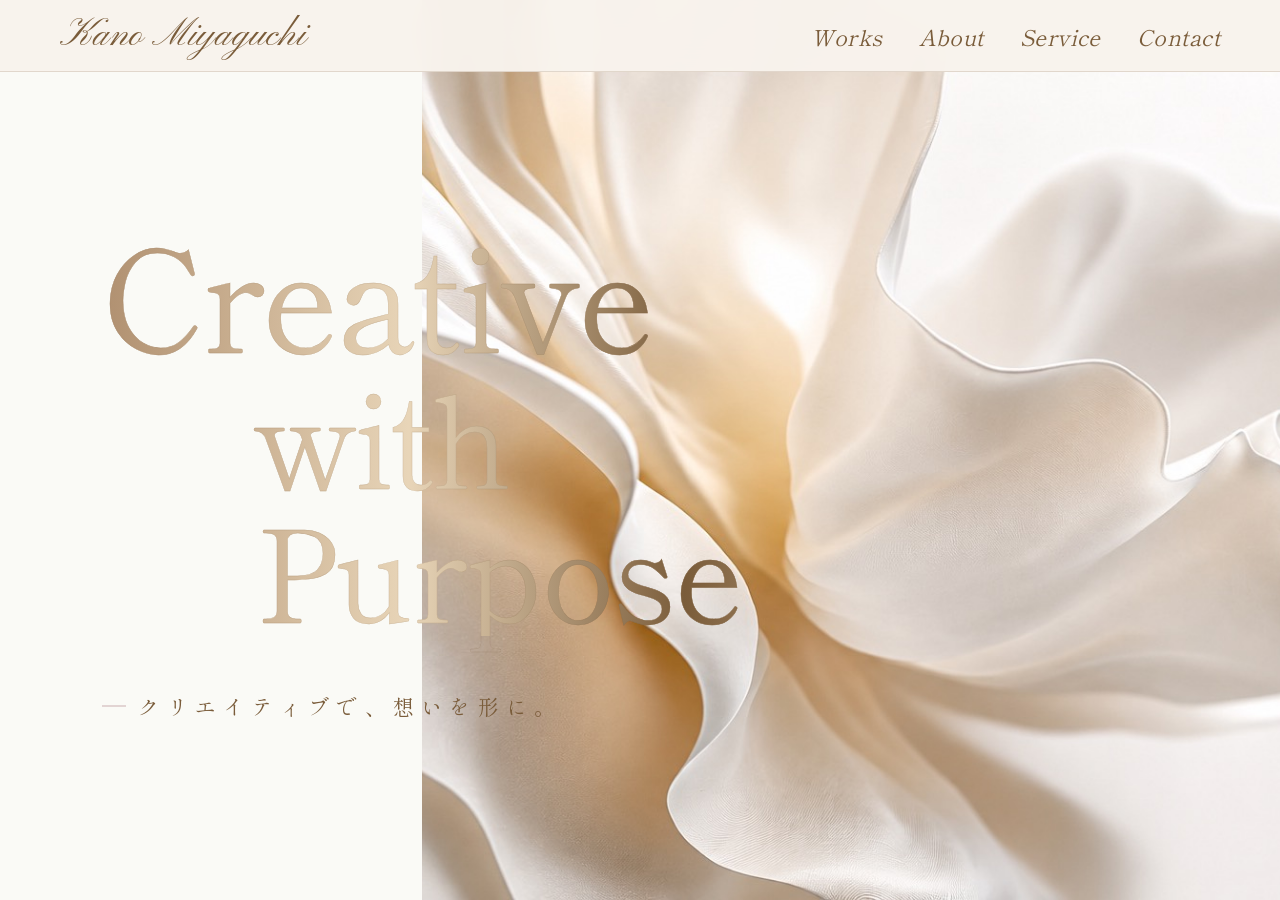
<file: index.html>
﻿<!DOCTYPE html>
<html lang="ja">
<head>
  <meta charset="UTF-8">
  <meta name="viewport" content="width=device-width, initial-scale=1.0">
  <title>Kano | Web Designer Portfolio</title>
  <link href="https://fonts.googleapis.com/css2?family=Cormorant+Garamond:ital,wght@0,400;1,400&family=Pinyon+Script&family=Shippori+Mincho:wght@400;500;600;700&family=Noto+Sans+JP:wght@300;400;500&display=swap" rel="stylesheet">
  <link rel="stylesheet" href="style.css?v=7">
</head>
<body>

  <header>
    <a href="index.html" class="logo">Kano Miyaguchi</a>
    <ul class="nav-links">
      <li><a href="works.html">Works</a></li>
      <li><a href="about.html">About</a></li>
      <li><a href="service.html">Service</a></li>
      <li><a href="contact.html">Contact</a></li>
    </ul>
    <button class="hamburger" id="hamburger" aria-label="メニュー">
      <span></span>
      <span></span>
      <span></span>
    </button>
  </header>
  <div class="mobile-nav" id="mobile-nav">
    <ul class="mobile-nav__list">
      <li><a href="works.html">Works</a></li>
      <li><a href="about.html">About</a></li>
      <li><a href="service.html">Service</a></li>
      <li><a href="contact.html">Contact</a></li>
    </ul>
  </div>

  <!-- HERO -->
  <section id="hero">
    <div class="hero-inner">
      <h1 class="hero-en hero-en--shimmer">
        <span class="hero-line">Creative</span>
        <span class="hero-line hero-line--in">with</span>
        <span class="hero-line hero-line--in">Purpose</span>
      </h1>
      <p class="hero-copy">クリエイティブで、想いを形に。</p>
    </div>
  </section>

  <script src="main.js"></script>
</body>
</html>
</file>
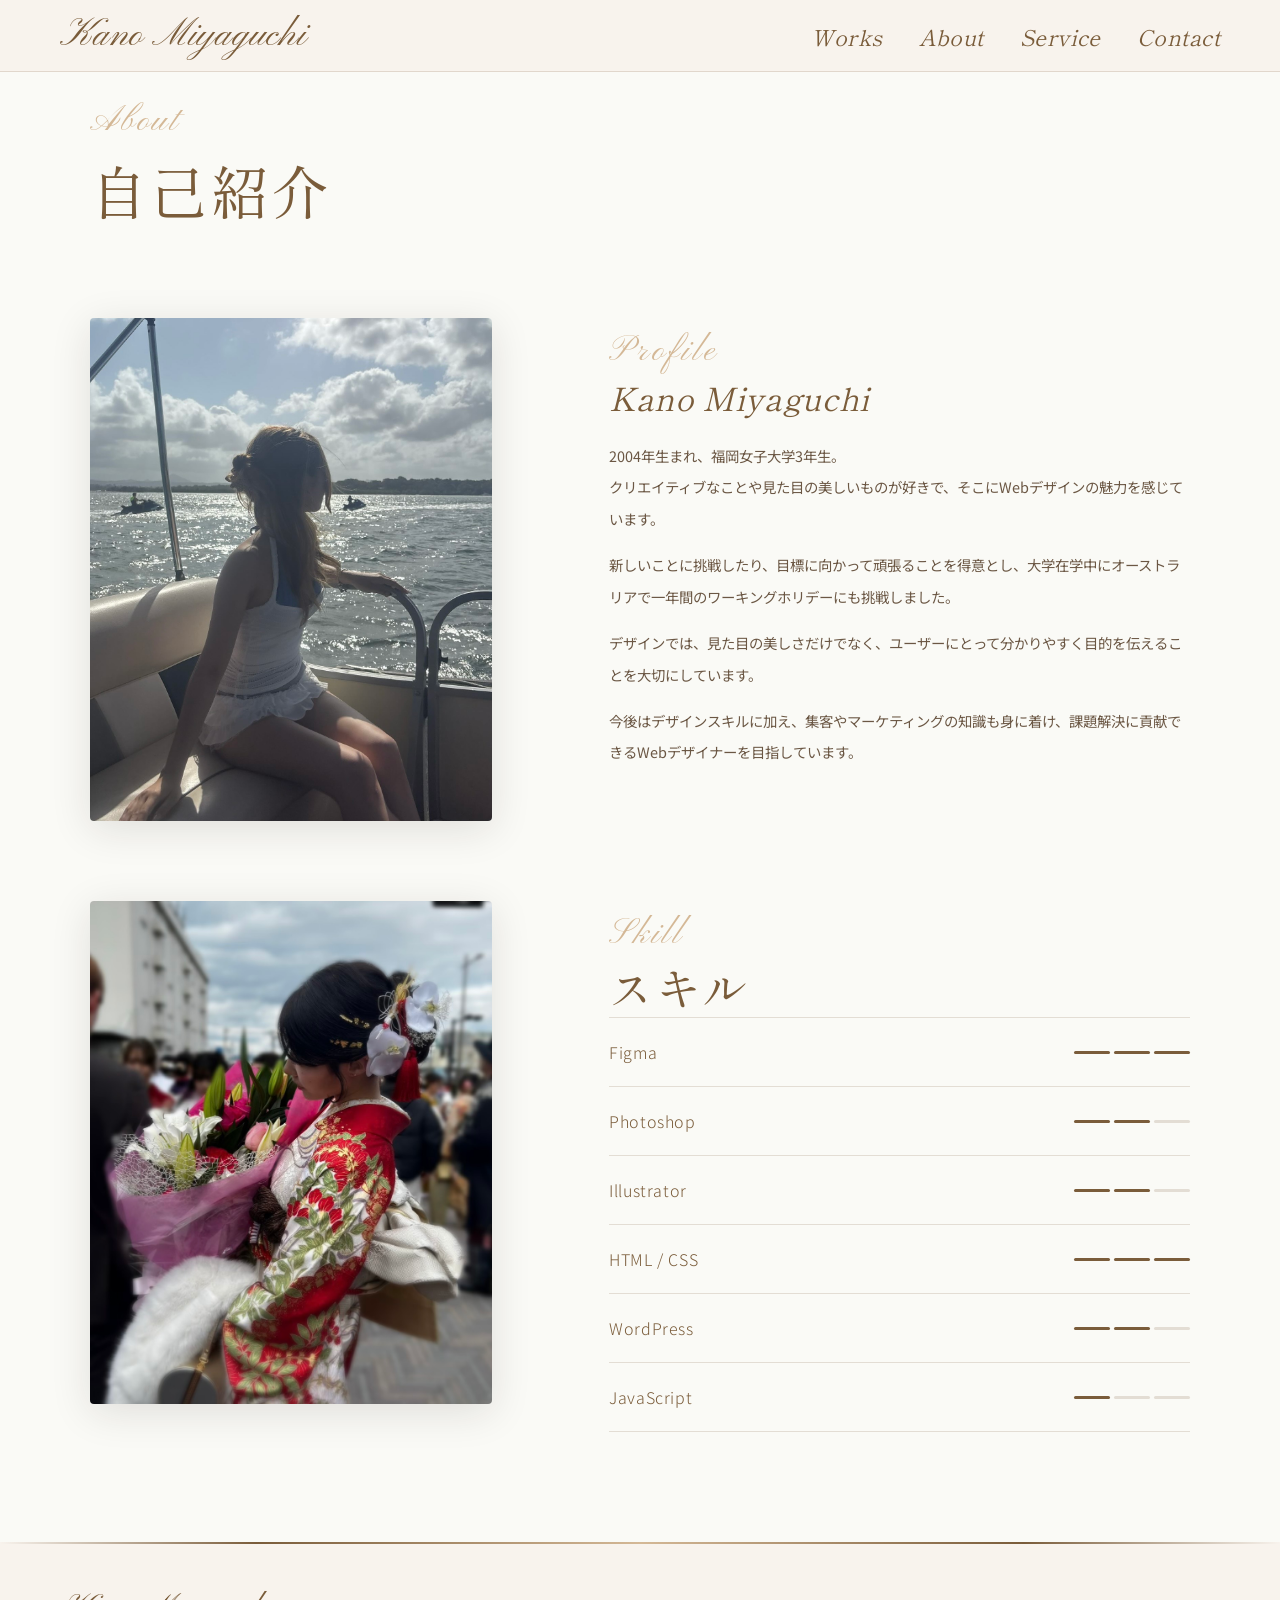
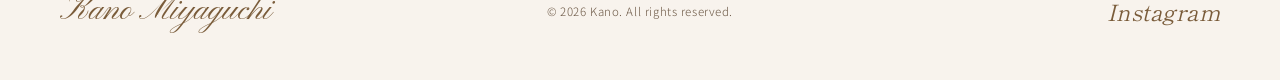
<file: about.html>
﻿<!DOCTYPE html>
<html lang="ja">
<head>
  <meta charset="UTF-8">
  <meta name="viewport" content="width=device-width, initial-scale=1.0">
  <title>About | Kano Portfolio</title>
  <link href="https://fonts.googleapis.com/css2?family=Cormorant+Garamond:ital,wght@0,400;1,400&family=Pinyon+Script&family=Shippori+Mincho:wght@400;500;600;700&family=Noto+Sans+JP:wght@300;400;500&display=swap" rel="stylesheet">
  <link rel="stylesheet" href="style.css?v=7">
</head>
<body>

  <header>
    <a href="index.html" class="logo">Kano Miyaguchi</a>
    <ul class="nav-links">
      <li><a href="works.html">Works</a></li>
      <li><a href="about.html">About</a></li>
      <li><a href="service.html">Service</a></li>
      <li><a href="contact.html">Contact</a></li>
    </ul>
    <button class="hamburger" id="hamburger" aria-label="メニュー">
      <span></span>
      <span></span>
      <span></span>
    </button>
  </header>
  <div class="mobile-nav" id="mobile-nav">
    <ul class="mobile-nav__list">
      <li><a href="works.html">Works</a></li>
      <li><a href="about.html">About</a></li>
      <li><a href="service.html">Service</a></li>
      <li><a href="contact.html">Contact</a></li>
    </ul>
  </div>
  <div class="page-hero">
    <div class="container">
      <p class="sec-label">About</p>
      <h1 class="sec-title">自己紹介</h1>
    </div>
  </div>

  <section id="about">
    <div class="container">

      <!-- Row 1: about1.jpg + bio -->
      <div class="about-row">
        <div class="about-row__img">
          <img src="img/about1.jpg" alt="" class="about-img-single">
        </div>
        <div class="about-row__content">
          <p class="sec-label">Profile</p>
          <h2 class="about-name">Kano Miyaguchi</h2>
          <p class="about-bio">
            2004年生まれ、福岡女子大学3年生。<br>
            クリエイティブなことや見た目の美しいものが好きで、そこにWebデザインの魅力を感じています。<br><span style="display:block;height:1em"></span>
            新しいことに挑戦したり、目標に向かって頑張ることを得意とし、大学在学中にオーストラリアで一年間のワーキングホリデーにも挑戦しました。<br><span style="display:block;height:1em"></span>
            デザインでは、見た目の美しさだけでなく、ユーザーにとって分かりやすく目的を伝えることを大切にしています。<br><span style="display:block;height:1em"></span>
            今後はデザインスキルに加え、集客やマーケティングの知識も身に着け、課題解決に貢献できるWebデザイナーを目指しています。
          </p>
        </div>
      </div>

      <!-- Row 2: about2.jpg + skill -->
      <div class="about-row">
        <div class="about-row__img">
          <img src="img/about2.jpg" alt="" class="about-img-single">
        </div>
        <div class="about-row__content">
          <p class="sec-label">Skill</p>
          <h2 class="sec-title">スキル</h2>
          <ul class="skill-list">
            <li><span class="skill-name-text">Figma</span><div class="skill-segs"><span class="seg seg--on"></span><span class="seg seg--on"></span><span class="seg seg--on"></span></div></li>
            <li><span class="skill-name-text">Photoshop</span><div class="skill-segs"><span class="seg seg--on"></span><span class="seg seg--on"></span><span class="seg"></span></div></li>
            <li><span class="skill-name-text">Illustrator</span><div class="skill-segs"><span class="seg seg--on"></span><span class="seg seg--on"></span><span class="seg"></span></div></li>
            <li><span class="skill-name-text">HTML / CSS</span><div class="skill-segs"><span class="seg seg--on"></span><span class="seg seg--on"></span><span class="seg seg--on"></span></div></li>
            <li><span class="skill-name-text">WordPress</span><div class="skill-segs"><span class="seg seg--on"></span><span class="seg seg--on"></span><span class="seg"></span></div></li>
            <li><span class="skill-name-text">JavaScript</span><div class="skill-segs"><span class="seg seg--on"></span><span class="seg"></span><span class="seg"></span></div></li>
          </ul>
        </div>
      </div>

    </div>
  </section>

  <footer>
    <a href="index.html" class="footer-logo">Kano Miyaguchi</a>
    <span class="footer-copy">© 2026 Kano. All rights reserved.</span>
    <div class="footer-links">
      <a href="https://www.instagram.com/kano.webdesign" target="_blank" rel="noopener">Instagram</a>
    </div>
  </footer>

  <script src="main.js"></script>
</body>
</html>
</file>
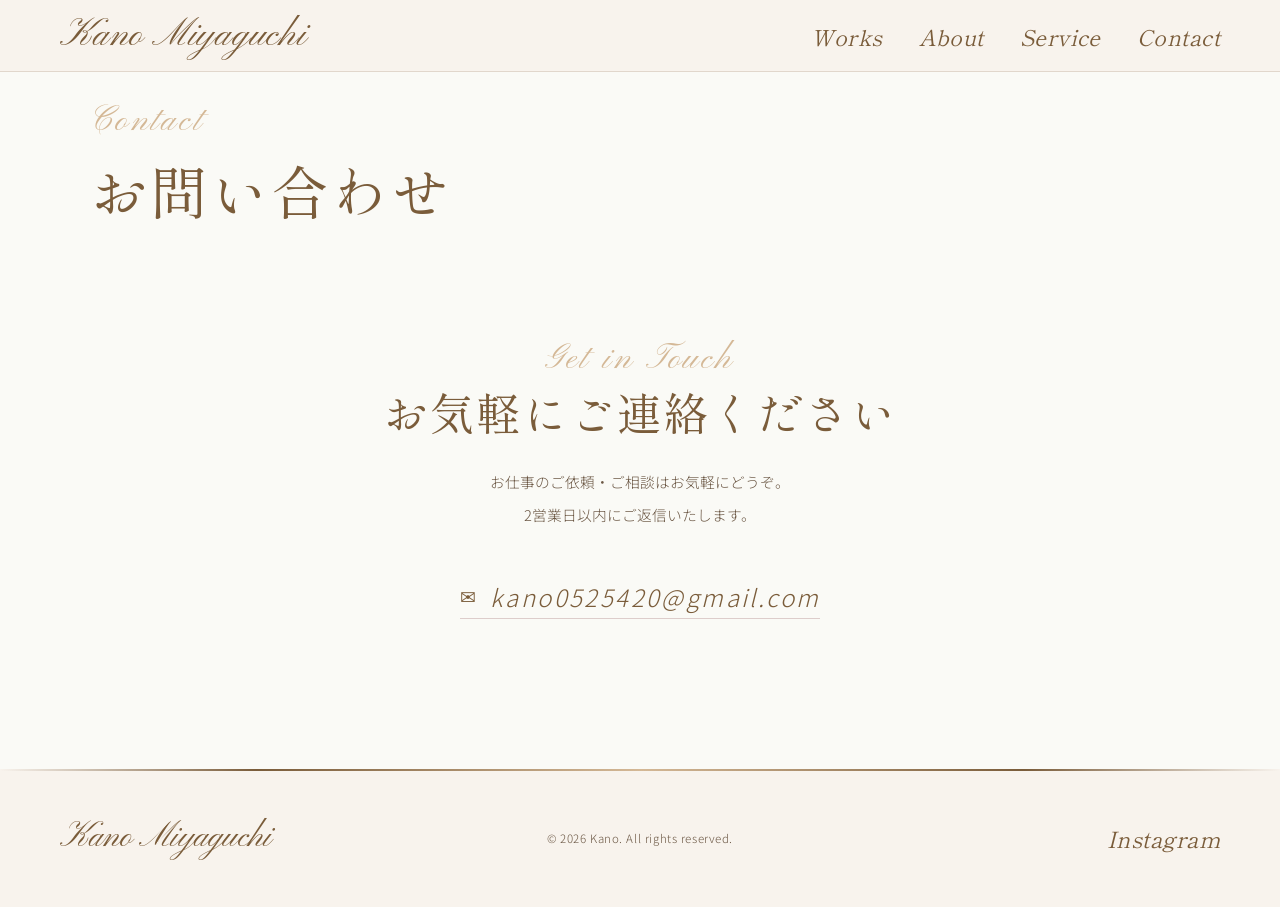
<file: contact.html>
﻿<!DOCTYPE html>
<html lang="ja">
<head>
  <meta charset="UTF-8">
  <meta name="viewport" content="width=device-width, initial-scale=1.0">
  <title>Contact | Kano Portfolio</title>
  <link href="https://fonts.googleapis.com/css2?family=Cormorant+Garamond:ital,wght@0,400;1,400&family=Pinyon+Script&family=Shippori+Mincho:wght@400;500;600;700&family=Noto+Sans+JP:wght@300;400;500&display=swap" rel="stylesheet">
  <link rel="stylesheet" href="style.css?v=7">
</head>
<body>

  <header>
    <a href="index.html" class="logo">Kano Miyaguchi</a>
    <ul class="nav-links">
      <li><a href="works.html">Works</a></li>
      <li><a href="about.html">About</a></li>
      <li><a href="service.html">Service</a></li>
      <li><a href="contact.html">Contact</a></li>
    </ul>
    <button class="hamburger" id="hamburger" aria-label="メニュー">
      <span></span>
      <span></span>
      <span></span>
    </button>
  </header>
  <div class="mobile-nav" id="mobile-nav">
    <ul class="mobile-nav__list">
      <li><a href="works.html">Works</a></li>
      <li><a href="about.html">About</a></li>
      <li><a href="service.html">Service</a></li>
      <li><a href="contact.html">Contact</a></li>
    </ul>
  </div>
  <div class="page-hero">
    <div class="container">
      <p class="sec-label">Contact</p>
      <h1 class="sec-title">お問い合わせ</h1>
    </div>
  </div>

  <section id="contact">
    <div class="container">
      <div class="contact-email-wrap">
        <p class="sec-label">Get in Touch</p>
        <h2 class="sec-title">お気軽にご連絡ください</h2>
        <p class="contact-lead">
          お仕事のご依頼・ご相談はお気軽にどうぞ。<br>
          2営業日以内にご返信いたします。
        </p>
        <a href="mailto:kano0525420@gmail.com" class="contact-email-link">
          <span class="contact-email-icon">✉</span>
          kano0525420@gmail.com
        </a>
      </div>
    </div>
  </section>

  <footer>
    <a href="index.html" class="footer-logo">Kano Miyaguchi</a>
    <span class="footer-copy">© 2026 Kano. All rights reserved.</span>
    <div class="footer-links">
      <a href="https://www.instagram.com/kano.webdesign" target="_blank" rel="noopener">Instagram</a>
    </div>
  </footer>

  <script src="main.js"></script>
</body>
</html>
</file>
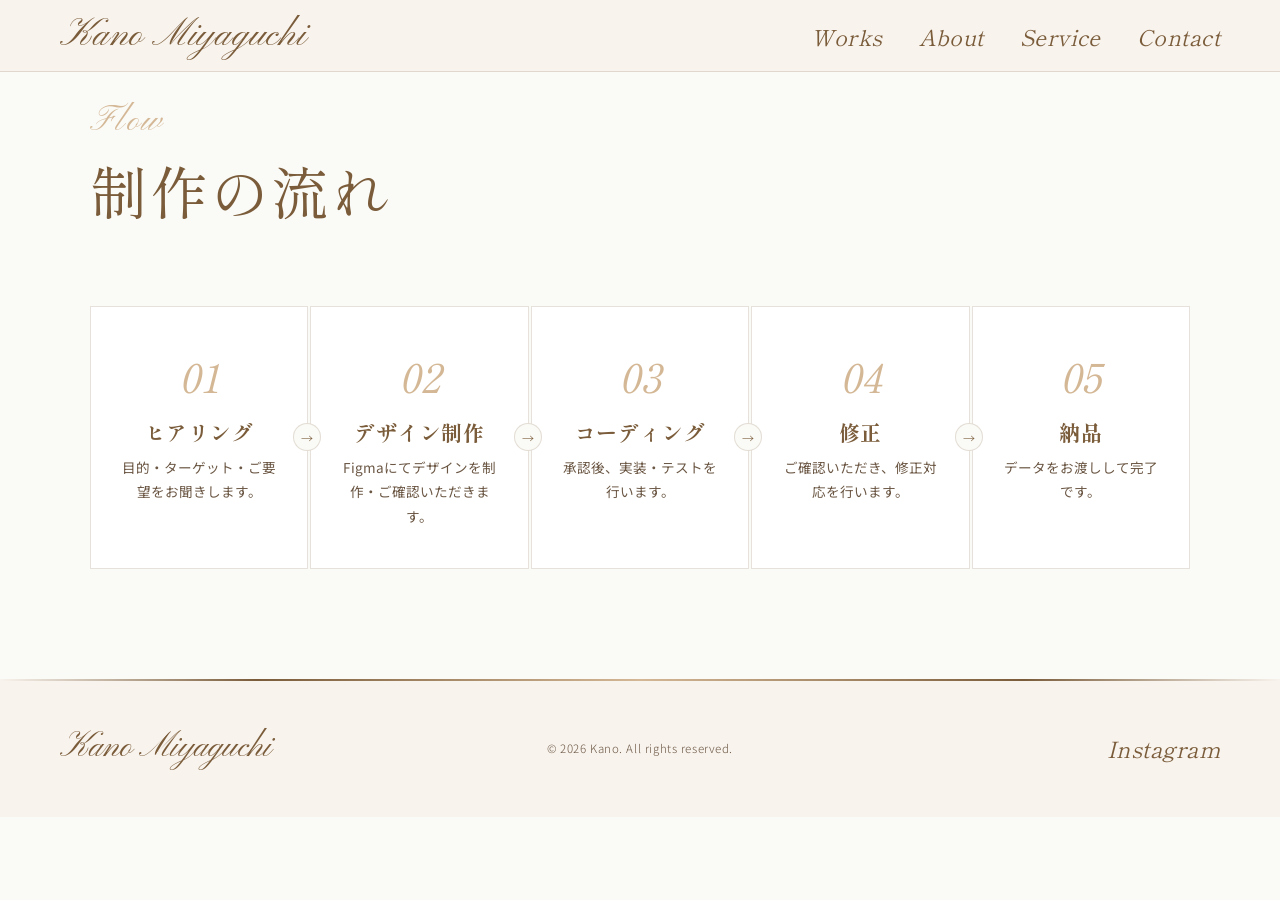
<file: flow.html>
﻿<!DOCTYPE html>
<html lang="ja">
<head>
  <meta charset="UTF-8">
  <meta name="viewport" content="width=device-width, initial-scale=1.0">
  <title>Flow | Kano Portfolio</title>
  <link href="https://fonts.googleapis.com/css2?family=Cormorant+Garamond:ital,wght@0,400;1,400&family=Pinyon+Script&family=Shippori+Mincho:wght@400;500;600;700&family=Noto+Sans+JP:wght@300;400;500&display=swap" rel="stylesheet">
  <link rel="stylesheet" href="style.css?v=7">
</head>
<body>

  <header>
    <a href="index.html" class="logo">Kano Miyaguchi</a>
    <ul class="nav-links">
      <li><a href="works.html">Works</a></li>
      <li><a href="about.html">About</a></li>
      <li><a href="service.html">Service</a></li>
      <li><a href="contact.html">Contact</a></li>
    </ul>
    <button class="hamburger" id="hamburger" aria-label="メニュー">
      <span></span>
      <span></span>
      <span></span>
    </button>
  </header>
  <div class="mobile-nav" id="mobile-nav">
    <ul class="mobile-nav__list">
      <li><a href="works.html">Works</a></li>
      <li><a href="about.html">About</a></li>
      <li><a href="service.html">Service</a></li>
      <li><a href="contact.html">Contact</a></li>
    </ul>
  </div>
  <div class="page-hero">
    <div class="container">
      <p class="sec-label">Flow</p>
      <h1 class="sec-title">制作の流れ</h1>
    </div>
  </div>

  <section id="flow">
    <div class="container">
      <div class="flow-row">
        <div class="flow-step">
          <div class="flow-arrow">→</div>
          <div class="flow-num">01</div>
          <div class="flow-title">ヒアリング</div>
          <div class="flow-desc">目的・ターゲット・ご要望をお聞きします。</div>
        </div>
        <div class="flow-step">
          <div class="flow-arrow">→</div>
          <div class="flow-num">02</div>
          <div class="flow-title">デザイン制作</div>
          <div class="flow-desc">Figmaにてデザインを制作・ご確認いただきます。</div>
        </div>
        <div class="flow-step">
          <div class="flow-arrow">→</div>
          <div class="flow-num">03</div>
          <div class="flow-title">コーディング</div>
          <div class="flow-desc">承認後、実装・テストを行います。</div>
        </div>
        <div class="flow-step">
          <div class="flow-arrow">→</div>
          <div class="flow-num">04</div>
          <div class="flow-title">修正</div>
          <div class="flow-desc">ご確認いただき、修正対応を行います。</div>
        </div>
        <div class="flow-step">
          <div class="flow-num">05</div>
          <div class="flow-title">納品</div>
          <div class="flow-desc">データをお渡しして完了です。</div>
        </div>
      </div>
    </div>
  </section>

  <footer>
    <a href="index.html" class="footer-logo">Kano Miyaguchi</a>
    <span class="footer-copy">© 2026 Kano. All rights reserved.</span>
    <div class="footer-links">
      <a href="https://www.instagram.com/kano.webdesign" target="_blank" rel="noopener">Instagram</a>
    </div>
  </footer>

  <script src="main.js"></script>
</body>
</html>
</file>
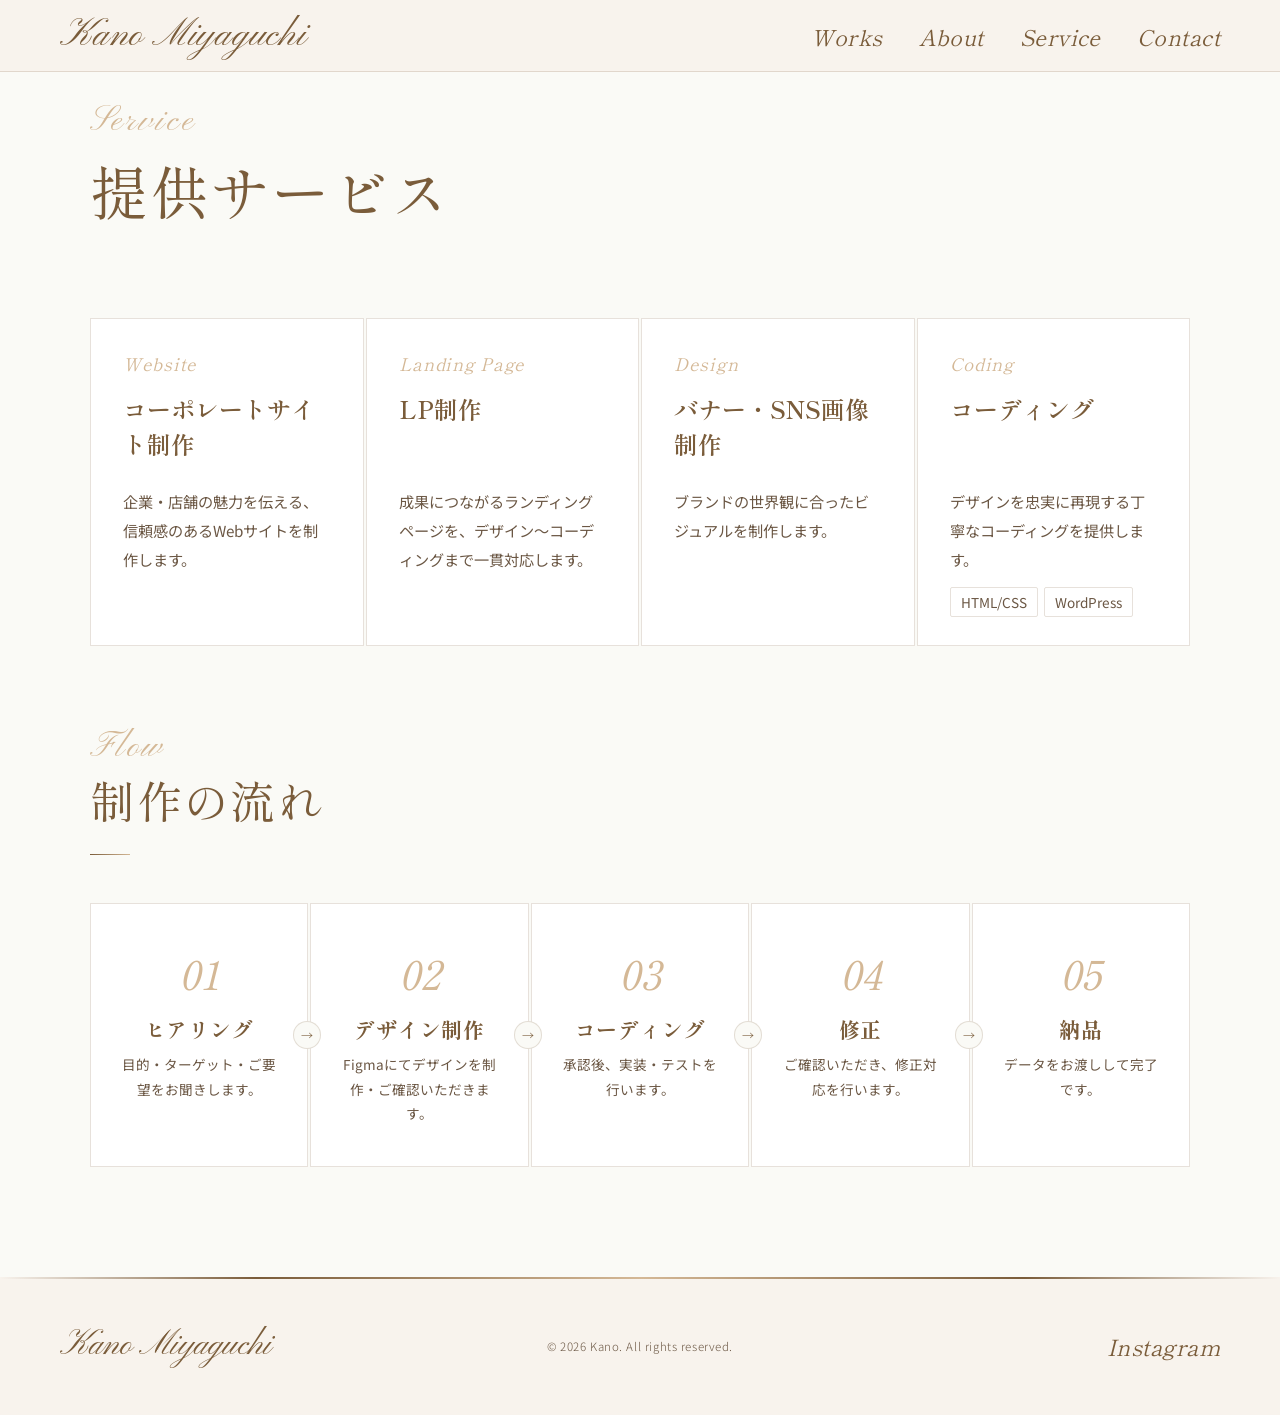
<file: service.html>
﻿<!DOCTYPE html>
<html lang="ja">
<head>
  <meta charset="UTF-8">
  <meta name="viewport" content="width=device-width, initial-scale=1.0">
  <title>Service | Kano Portfolio</title>
  <link href="https://fonts.googleapis.com/css2?family=Cormorant+Garamond:ital,wght@0,400;1,400&family=Pinyon+Script&family=Shippori+Mincho:wght@400;500;600;700&family=Noto+Sans+JP:wght@300;400;500&display=swap" rel="stylesheet">
  <link rel="stylesheet" href="style.css?v=7">
</head>
<body>

  <header>
    <a href="index.html" class="logo">Kano Miyaguchi</a>
    <ul class="nav-links">
      <li><a href="works.html">Works</a></li>
      <li><a href="about.html">About</a></li>
      <li><a href="service.html">Service</a></li>
      <li><a href="contact.html">Contact</a></li>
    </ul>
    <button class="hamburger" id="hamburger" aria-label="メニュー">
      <span></span>
      <span></span>
      <span></span>
    </button>
  </header>
  <div class="mobile-nav" id="mobile-nav">
    <ul class="mobile-nav__list">
      <li><a href="works.html">Works</a></li>
      <li><a href="about.html">About</a></li>
      <li><a href="service.html">Service</a></li>
      <li><a href="contact.html">Contact</a></li>
    </ul>
  </div>
  <div class="page-hero">
    <div class="container">
      <p class="sec-label">Service</p>
      <h1 class="sec-title">提供サービス</h1>
    </div>
  </div>

  <!-- SERVICE -->
  <section id="service">
    <div class="container">
      <div class="service-grid">
        <div class="service-card">
          <p class="service-en">Website</p>
          <h3 class="service-name">コーポレートサイト制作</h3>
          <p class="service-desc">企業・店舗の魅力を伝える、信頼感のあるWebサイトを制作します。</p>
          <div class="service-tags">
          </div>
        </div>
        <div class="service-card">
          <p class="service-en">Landing Page</p>
          <h3 class="service-name">LP制作</h3>
          <p class="service-desc">成果につながるランディングページを、デザイン〜コーディングまで一貫対応します。</p>
          <div class="service-tags">
          </div>
        </div>
        <div class="service-card">
          <p class="service-en">Design</p>
          <h3 class="service-name">バナー・SNS画像制作</h3>
          <p class="service-desc">ブランドの世界観に合ったビジュアルを制作します。</p>
          <div class="service-tags">

          </div>
        </div>
        <div class="service-card">
          <p class="service-en">Coding</p>
          <h3 class="service-name">コーディング</h3>
          <p class="service-desc">デザインを忠実に再現する丁寧なコーディングを提供します。</p>
          <div class="service-tags">
            <span class="stag">HTML/CSS</span>
            <span class="stag">WordPress</span>
          </div>
        </div>
      </div>
    </div>
  </section>

  <!-- FLOW -->
  <section id="flow">
    <div class="container">
      <p class="sec-label">Flow</p>
      <h2 class="sec-title">制作の流れ</h2>
      <div class="divider"></div>
      <div class="flow-row">
        <div class="flow-step">
          <div class="flow-arrow">→</div>
          <div class="flow-num">01</div>
          <div class="flow-title">ヒアリング</div>
          <div class="flow-desc">目的・ターゲット・ご要望をお聞きします。</div>
        </div>
        <div class="flow-step">
          <div class="flow-arrow">→</div>
          <div class="flow-num">02</div>
          <div class="flow-title">デザイン制作</div>
          <div class="flow-desc">Figmaにてデザインを制作・ご確認いただきます。</div>
        </div>
        <div class="flow-step">
          <div class="flow-arrow">→</div>
          <div class="flow-num">03</div>
          <div class="flow-title">コーディング</div>
          <div class="flow-desc">承認後、実装・テストを行います。</div>
        </div>
        <div class="flow-step">
          <div class="flow-arrow">→</div>
          <div class="flow-num">04</div>
          <div class="flow-title">修正</div>
          <div class="flow-desc">ご確認いただき、修正対応を行います。</div>
        </div>
        <div class="flow-step">
          <div class="flow-num">05</div>
          <div class="flow-title">納品</div>
          <div class="flow-desc">データをお渡しして完了です。</div>
        </div>
      </div>
    </div>
  </section>

  <footer>
    <a href="index.html" class="footer-logo">Kano Miyaguchi</a>
    <span class="footer-copy">© 2026 Kano. All rights reserved.</span>
    <div class="footer-links">
      <a href="https://www.instagram.com/kano.webdesign" target="_blank" rel="noopener">Instagram</a>
    </div>
  </footer>

  <script src="main.js"></script>
</body>
</html>
</file>
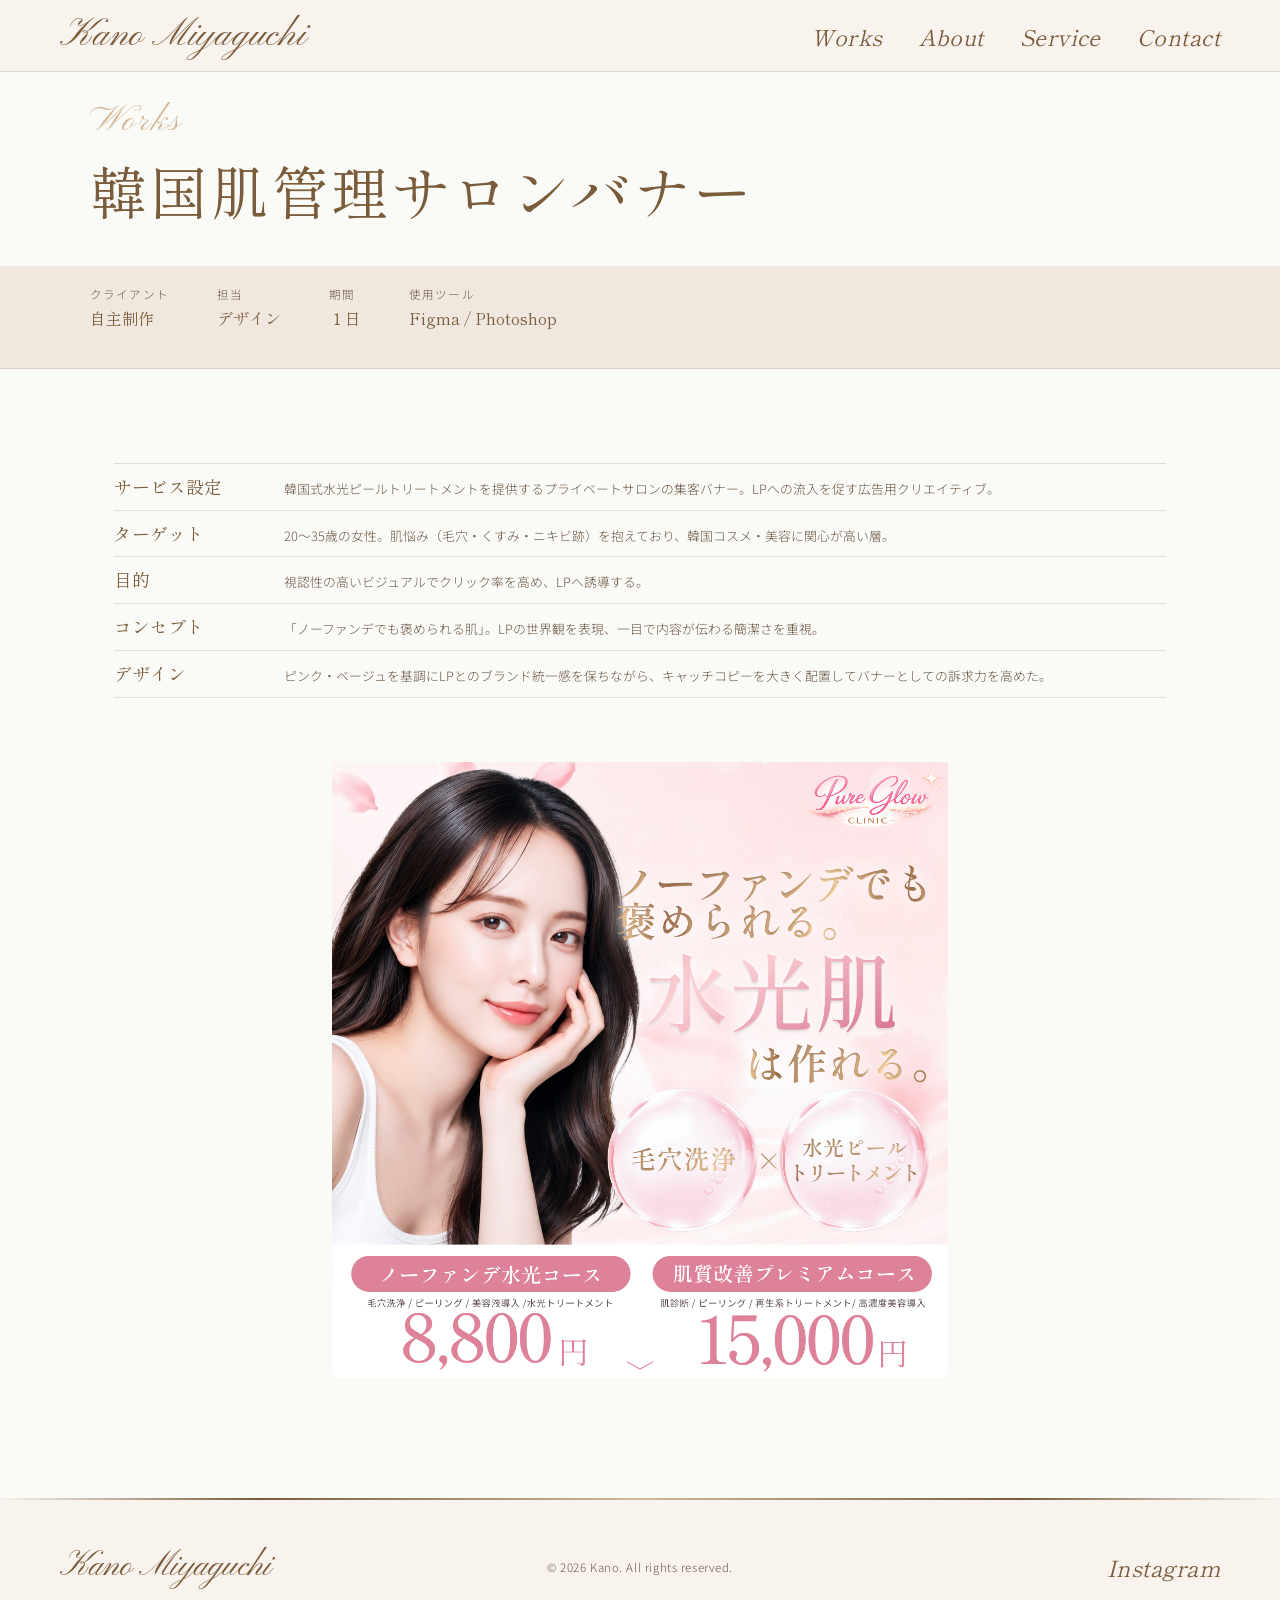
<file: work2.html>
﻿<!DOCTYPE html>
<html lang="ja">
  <head>
    <meta charset="UTF-8">
    <meta name="viewport" content="width=device-width, initial-scale=1.0">
    <title>韓国肌管理サロンバナー | Kano Portfolio</title>
    <link href="https://fonts.googleapis.com/css2?family=Cormorant+Garamond:ital,wght@0,400;1,400&family=Pinyon+Script&family=Shippori+Mincho:wght@400;500;600;700&family=Noto+Sans+JP:wght@300;400;500&display=swap" rel="stylesheet">
    <link rel="stylesheet" href="style.css?v=7">
  </head>
  <body>
    <header>
    <a href="index.html" class="logo">Kano Miyaguchi</a>
    <ul class="nav-links">
      <li><a href="works.html">Works</a></li>
      <li><a href="about.html">About</a></li>
      <li><a href="service.html">Service</a></li>
      <li><a href="contact.html">Contact</a></li>
    </ul>
    <button class="hamburger" id="hamburger" aria-label="メニュー">
      <span></span>
      <span></span>
      <span></span>
    </button>
  </header>
  <div class="mobile-nav" id="mobile-nav">
    <ul class="mobile-nav__list">
      <li><a href="works.html">Works</a></li>
      <li><a href="about.html">About</a></li>
      <li><a href="service.html">Service</a></li>
      <li><a href="contact.html">Contact</a></li>
    </ul>
  </div>
  <div class="page-hero">
    <div class="container">
      <p class="sec-label">Works</p>
      <h1 class="sec-title">韓国肌管理サロンバナー</h1>
    </div>
  </div>
  <div class="work-meta-bar">
    <div class="container">
      <div class="work-meta-bar__inner">
        <div class="wmb-item">
          <span class="wmb-label">クライアント</span>
          <span class="wmb-value">自主制作</span>
        </div>
        <div class="wmb-item">
          <span class="wmb-label">担当</span>
          <span class="wmb-value">デザイン</span>
        </div>
        <div class="wmb-item">
          <span class="wmb-label">期間</span>
          <span class="wmb-value">１日</span>
        </div>
        <div class="wmb-item">
          <span class="wmb-label">使用ツール</span>
          <span class="wmb-value">Figma / Photoshop</span>
        </div>
      </div>
    </div>
  </div>
  <section id="work-detail">
      <div class="container">
        <ul class="work-process__list">
          <li>
          <span class="wp-label">サービス設定</span>
          <span class="wp-desc">韓国式水光ピールトリートメントを提供するプライベートサロンの集客バナー。LPへの流入を促す広告用クリエイティブ。</span>
          </li>
          <li>
          <span class="wp-label">ターゲット</span>
          <span class="wp-desc">20〜35歳の女性。肌悩み（毛穴・くすみ・ニキビ跡）を抱えており、韓国コスメ・美容に関心が高い層。</span>
          </li>
          <li>
          <span class="wp-label">目的</span>
          <span class="wp-desc">視認性の高いビジュアルでクリック率を高め、LPへ誘導する。</span>
          </li>
          <li>
          <span class="wp-label">コンセプト</span>
          <span class="wp-desc">「ノーファンデでも褒められる肌」。LPの世界観を表現、一目で内容が伝わる簡潔さを重視。</span>
          </li>
          <li>
          <span class="wp-label">デザイン</span>
          <span class="wp-desc">ピンク・ベージュを基調にLPとのブランド統一感を保ちながら、キャッチコピーを大きく配置してバナーとしての訴求力を高めた。</span>
          </li>
        </ul>
        <img src="img/pureglow.banner.jpg" alt="韓国肌管理サロンバナー" class="work-detail-img" style="width:56%; margin-left:auto; margin-right:auto;">
      </div>
    </section>
    <footer>
      <a href="index.html" class="footer-logo">Kano Miyaguchi</a>
      <span class="footer-copy">© 2026 Kano. All rights reserved.</span>
      <div class="footer-links">
        <a href="https://www.instagram.com/kano.webdesign" target="_blank" rel="noopener">Instagram</a>
      </div>
    </footer>
    <script src="main.js"></script>
</body>
</html>
</file>
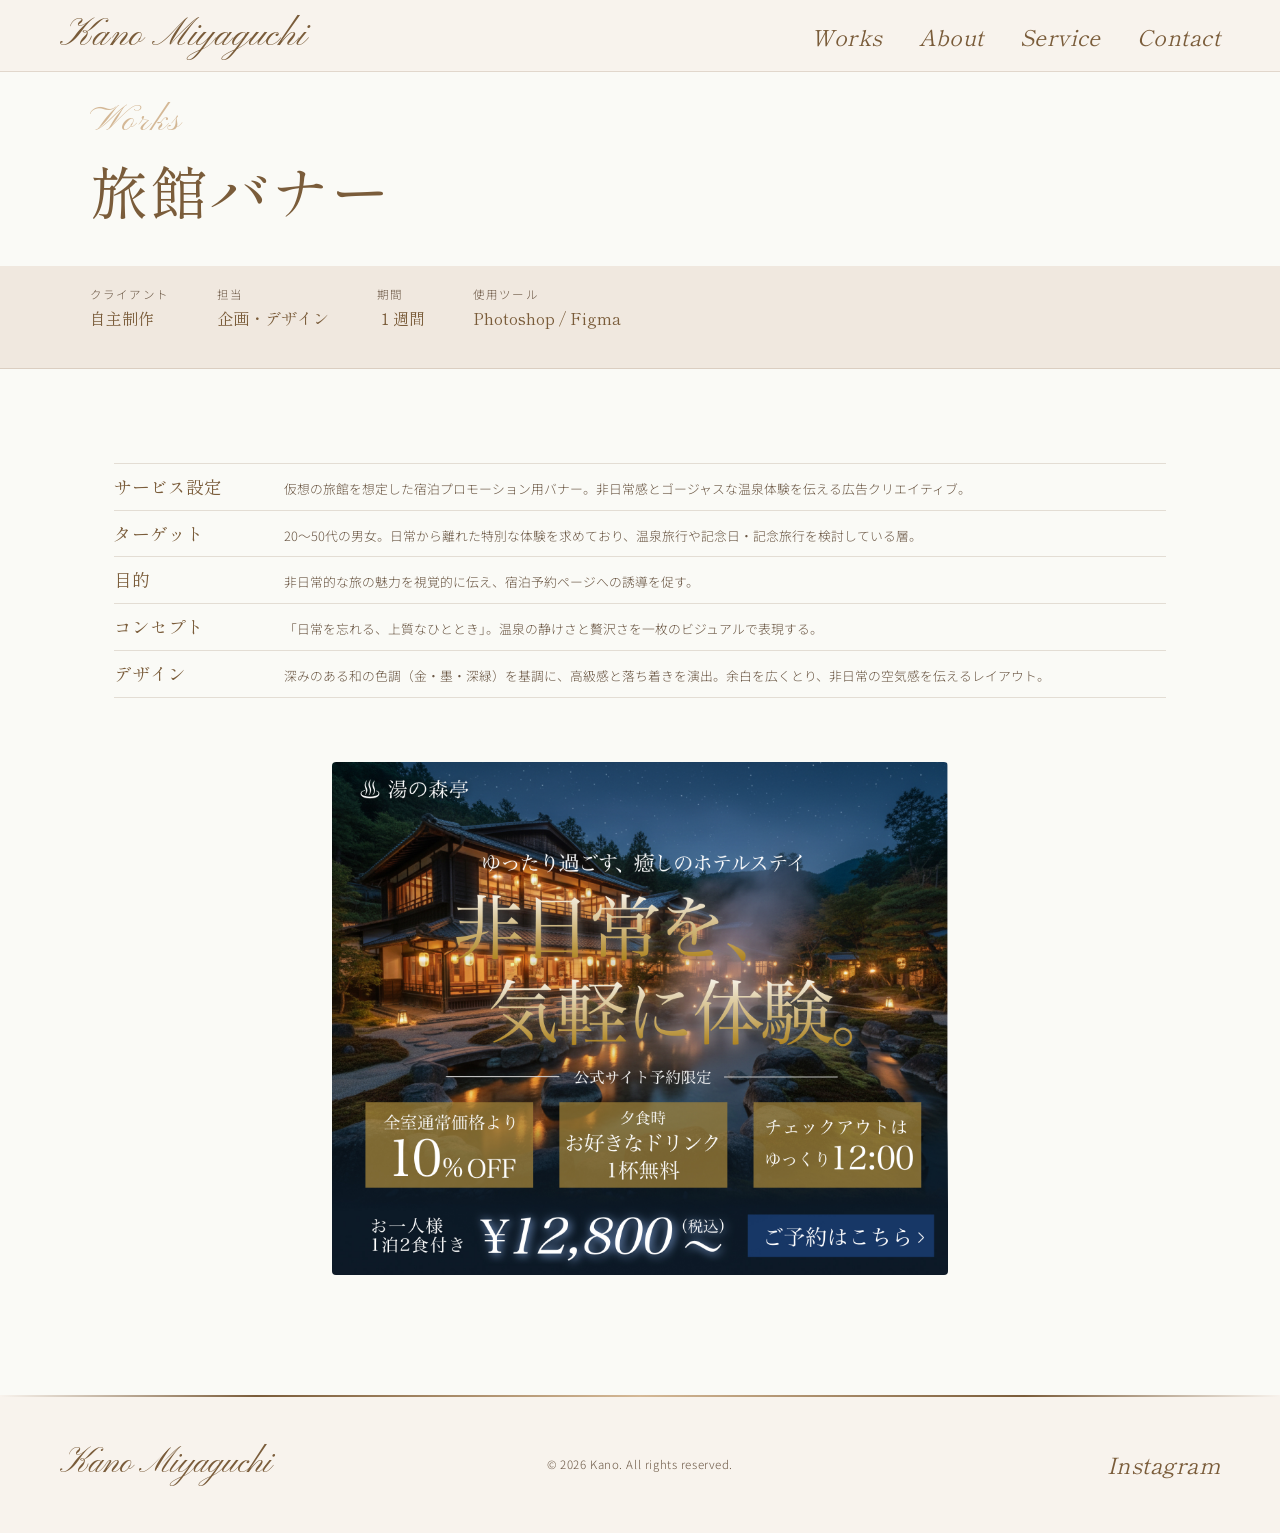
<file: work4.html>
﻿<!DOCTYPE html>
<html lang="ja">
    <head>
        <meta charset="UTF-8">
        <meta name="viewport" content="width=device-width, initial-scale=1.0">
        <title>旅館バナー | Kano Portfolio</title>
        <link href="https://fonts.googleapis.com/css2?family=Cormorant+Garamond:ital,wght@0,400;1,400&family=Pinyon+Script&family=Shippori+Mincho:wght@400;500;600;700&family=Noto+Sans+JP:wght@300;400;500&display=swap" rel="stylesheet">
        <link rel="stylesheet" href="style.css?v=7">
    </head>
    <body>
        <header>
        <a href="index.html" class="logo">Kano Miyaguchi</a>
        <ul class="nav-links">
            <li>
            <a href="works.html">Works</a>
            </li>
            <li>
            <a href="about.html">About</a>
            </li>
            <li>
            <a href="service.html">Service</a>
            </li>
            <li>
            <a href="contact.html">Contact</a>
            </li>
        </ul>
        <button class="hamburger" id="hamburger" aria-label="メニュー">
          <span></span>
          <span></span>
          <span></span>
        </button>
        </header>
        <div class="mobile-nav" id="mobile-nav">
          <ul class="mobile-nav__list">
            <li><a href="works.html">Works</a></li>
            <li><a href="about.html">About</a></li>
            <li><a href="service.html">Service</a></li>
            <li><a href="contact.html">Contact</a></li>
          </ul>
        </div>
        <div class="page-hero">
        <div class="container">
            <p class="sec-label">Works</p>
            <h1 class="sec-title">旅館バナー</h1>
        </div>
        </div>
        <div class="work-meta-bar">
        <div class="container">
            <div class="work-meta-bar__inner">
            <div class="wmb-item">
                <span class="wmb-label">クライアント</span>
                <span class="wmb-value">自主制作</span>
            </div>
            <div class="wmb-item">
                <span class="wmb-label">担当</span>
                <span class="wmb-value">企画・デザイン</span>
            </div>
            <div class="wmb-item">
                <span class="wmb-label">期間</span>
                <span class="wmb-value">１週間</span>
            </div>
            <div class="wmb-item">
                <span class="wmb-label">使用ツール</span>
                <span class="wmb-value">Photoshop / Figma</span>
            </div>
            </div>
        </div>
        </div>
        <section id="work-detail">
        <div class="container">
            <ul class="work-process__list">
            <li>
            <span class="wp-label">サービス設定</span>
            <span class="wp-desc">仮想の旅館を想定した宿泊プロモーション用バナー。非日常感とゴージャスな温泉体験を伝える広告クリエイティブ。</span>
            </li>
            <li>
            <span class="wp-label">ターゲット</span>
            <span class="wp-desc">20〜50代の男女。日常から離れた特別な体験を求めており、温泉旅行や記念日・記念旅行を検討している層。</span>
            </li>
            <li>
            <span class="wp-label">目的</span>
            <span class="wp-desc">非日常的な旅の魅力を視覚的に伝え、宿泊予約ページへの誘導を促す。</span>
            </li>
            <li>
            <span class="wp-label">コンセプト</span>
            <span class="wp-desc">「日常を忘れる、上質なひととき」。温泉の静けさと贅沢さを一枚のビジュアルで表現する。</span>
            </li>
            <li>
            <span class="wp-label">デザイン</span>
            <span class="wp-desc">深みのある和の色調（金・墨・深緑）を基調に、高級感と落ち着きを演出。余白を広くとり、非日常の空気感を伝えるレイアウト。</span>
            </li>
            </ul>
            <img src="img/hotel.banner.jpg" alt="旅館バナー" class="work-detail-img" style="width:56%; margin-left:auto; margin-right:auto;">
        </div>
        </section>
        <footer>
        <a href="index.html" class="footer-logo">Kano Miyaguchi</a>
        <span class="footer-copy">© 2026 Kano. All rights reserved.</span>
        <div class="footer-links">
            <a href="https://www.instagram.com/kano.webdesign" target="_blank" rel="noopener">Instagram</a>
        </div>
        </footer>
      <script src="main.js"></script>
</body>
</html>
</file>
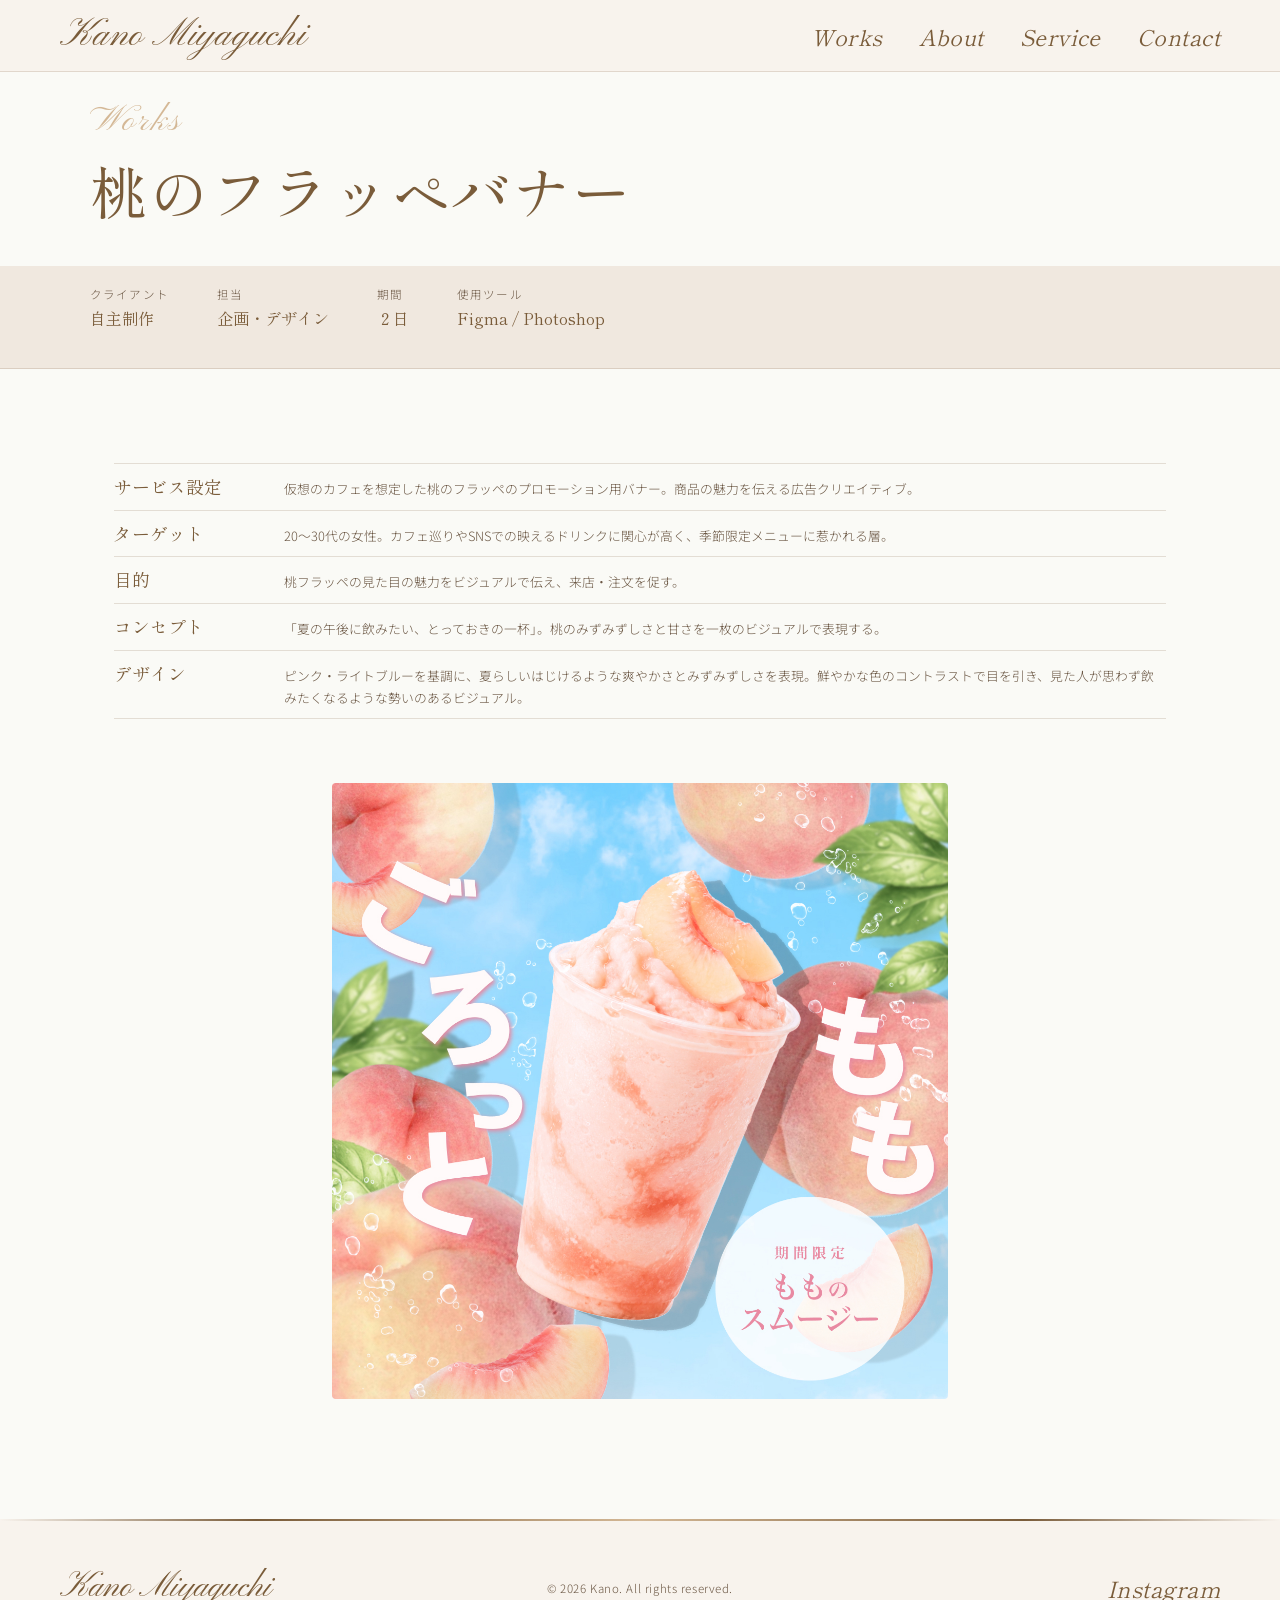
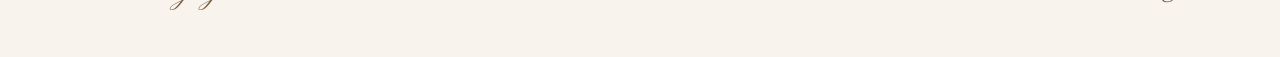
<file: work5.html>
﻿<!DOCTYPE html>
<html lang="ja">
  <head>
    <meta charset="UTF-8">
    <meta name="viewport" content="width=device-width, initial-scale=1.0">
    <title>桃のフラッペバナー | Kano Portfolio</title>
    <link href="https://fonts.googleapis.com/css2?family=Cormorant+Garamond:ital,wght@0,400;1,400&family=Pinyon+Script&family=Shippori+Mincho:wght@400;500;600;700&family=Noto+Sans+JP:wght@300;400;500&display=swap" rel="stylesheet">
    <link rel="stylesheet" href="style.css?v=7">
  </head>
  <body>
    <header>
    <a href="index.html" class="logo">Kano Miyaguchi</a>
    <ul class="nav-links">
      <li><a href="works.html">Works</a></li>
      <li><a href="about.html">About</a></li>
      <li><a href="service.html">Service</a></li>
      <li><a href="contact.html">Contact</a></li>
    </ul>
    <button class="hamburger" id="hamburger" aria-label="メニュー">
      <span></span>
      <span></span>
      <span></span>
    </button>
  </header>
  <div class="mobile-nav" id="mobile-nav">
    <ul class="mobile-nav__list">
      <li><a href="works.html">Works</a></li>
      <li><a href="about.html">About</a></li>
      <li><a href="service.html">Service</a></li>
      <li><a href="contact.html">Contact</a></li>
    </ul>
  </div>
  <div class="page-hero">
    <div class="container">
      <p class="sec-label">Works</p>
      <h1 class="sec-title">桃のフラッペバナー</h1>
    </div>
  </div>
  <div class="work-meta-bar">
    <div class="container">
      <div class="work-meta-bar__inner">
        <div class="wmb-item">
          <span class="wmb-label">クライアント</span>
          <span class="wmb-value">自主制作</span>
        </div>
        <div class="wmb-item">
          <span class="wmb-label">担当</span>
          <span class="wmb-value">企画・デザイン</span>
        </div>
        <div class="wmb-item">
          <span class="wmb-label">期間</span>
          <span class="wmb-value">２日</span>
        </div>
        <div class="wmb-item">
          <span class="wmb-label">使用ツール</span>
          <span class="wmb-value">Figma / Photoshop</span>
        </div>
      </div>
    </div>
  </div>
  <section id="work-detail">
      <div class="container">
        <ul class="work-process__list">
          <li>
          <span class="wp-label">サービス設定</span>
          <span class="wp-desc">仮想のカフェを想定した桃のフラッペのプロモーション用バナー。商品の魅力を伝える広告クリエイティブ。</span>
          </li>
          <li>
          <span class="wp-label">ターゲット</span>
          <span class="wp-desc">20〜30代の女性。カフェ巡りやSNSでの映えるドリンクに関心が高く、季節限定メニューに惹かれる層。</span>
          </li>
          <li>
          <span class="wp-label">目的</span>
          <span class="wp-desc">桃フラッペの見た目の魅力をビジュアルで伝え、来店・注文を促す。</span>
          </li>
          <li>
          <span class="wp-label">コンセプト</span>
          <span class="wp-desc">「夏の午後に飲みたい、とっておきの一杯」。桃のみずみずしさと甘さを一枚のビジュアルで表現する。</span>
          </li>
          <li>
          <span class="wp-label">デザイン</span>
          <span class="wp-desc">ピンク・ライトブルーを基調に、夏らしいはじけるような爽やかさとみずみずしさを表現。鮮やかな色のコントラストで目を引き、見た人が思わず飲みたくなるような勢いのあるビジュアル。</span>
          </li>
        </ul>
        <img src="img/flape.jpg" alt="桃のフラッペバナー" class="work-detail-img" style="width:56%; margin-left:auto; margin-right:auto;">
      </div>
    </section>
    <footer>
      <a href="index.html" class="footer-logo">Kano Miyaguchi</a>
      <span class="footer-copy">© 2026 Kano. All rights reserved.</span>
      <div class="footer-links">
        <a href="https://www.instagram.com/kano.webdesign" target="_blank" rel="noopener">Instagram</a>
      </div>
    </footer>
    <script src="main.js"></script>
</body>
</html>
</file>
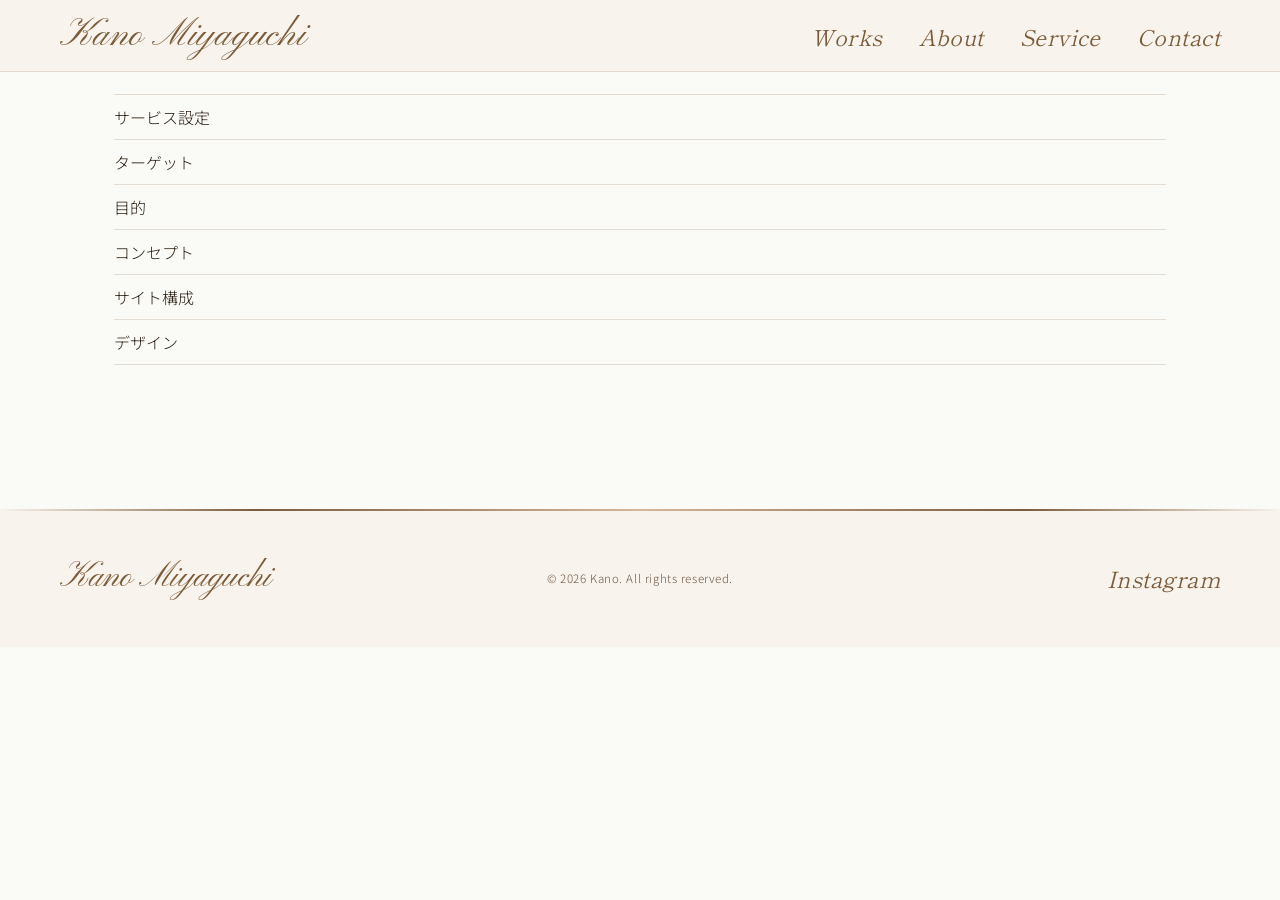
<file: work6.html>
﻿<!DOCTYPE html>
<html lang="ja">
  <head>
    <meta charset="UTF-8">
    <meta name="viewport" content="width=device-width, initial-scale=1.0">
    <title>オーガニックコスメ LP | Kano Portfolio</title>
    <link href="https://fonts.googleapis.com/css2?family=Cormorant+Garamond:ital,wght@0,400;1,400&family=Pinyon+Script&family=Shippori+Mincho:wght@400;500;600;700&family=Noto+Sans+JP:wght@300;400;500&display=swap" rel="stylesheet">
    <link rel="stylesheet" href="style.css?v=7">
  </head>
  <body>
    <header>
    <a href="index.html" class="logo">Kano Miyaguchi</a>
    <ul class="nav-links">
      <li><a href="works.html">Works</a></li>
      <li><a href="about.html">About</a></li>
      <li><a href="service.html">Service</a></li>
      <li><a href="contact.html">Contact</a></li>
    </ul>
    <button class="hamburger" id="hamburger" aria-label="メニュー">
      <span></span>
      <span></span>
      <span></span>
    </button>
  </header>
  <div class="mobile-nav" id="mobile-nav">
    <ul class="mobile-nav__list">
      <li><a href="works.html">Works</a></li>
      <li><a href="about.html">About</a></li>
      <li><a href="service.html">Service</a></li>
      <li><a href="contact.html">Contact</a></li>
    </ul>
  </div>  <section id="work-detail">
      <div class="container">
        <ul class="work-process__list">
          <li>サービス設定</li>
          <li>ターゲット</li>
          <li>目的</li>
          <li>コンセプト</li>
          <li>サイト構成</li>
          <li>デザイン</li>
        </ul>
        <div class="work-detail-thumb wt2">
        </div>
      </div>
    </section>
    <footer>
      <a href="index.html" class="footer-logo">Kano Miyaguchi</a>
      <span class="footer-copy">© 2026 Kano. All rights reserved.</span>
      <div class="footer-links">
        <a href="https://www.instagram.com/kano.webdesign" target="_blank" rel="noopener">Instagram</a>
      </div>
    </footer>
    <script src="main.js"></script>
</body>
</html>
</file>
<file: style.css>
﻿/* ==============================================
   マイポートフォリオ — style.css
   ============================================== */

@import url('https://fonts.googleapis.com/css2?family=Cormorant+Garamond:ital,wght@0,400;1,400&family=Pinyon+Script&family=Shippori+Mincho:wght@400;500;600;700&family=Noto+Sans+JP:wght@300;400;500&display=swap');

/* ─── VARIABLES ─── */
:root {
  --base:    #FAFAF6;
  --accent:  #7A5C3A;
  --accent2: #B09070;
  --pink:    #D4B896;
  --text:    #2A1F14;
  --text-sub:#6B5744;
  --border:  rgba(122,92,58,0.18);
  --grad:    linear-gradient(135deg, #7A5C3A, #D4B896);
  --font:    'Noto Sans JP', sans-serif;
}

/* ─── RESET ─── */
*, *::before, *::after { box-sizing: border-box; margin: 0; padding: 0; }
html { scroll-behavior: smooth; font-size: 16px; }
a { font: inherit; color: inherit; text-decoration: none; }
img { display: block; max-width: 100%; height: auto; }
ul { list-style: none; }
body {
  font-family: 'Noto Sans JP', sans-serif;
  background: var(--base);
  color: var(--text);
  overflow-x: hidden;
  font-weight: 300;
}

/* ─── HEADER ─── */
header {
  position: fixed; top: 0; left: 0; width: 100vw; z-index: 100;
  height: 72px; padding: 0 60px;
  display: flex; justify-content: space-between; align-items: center;
  background: rgba(248,243,237,0.97);
  backdrop-filter: blur(16px);
  border-bottom: 1px solid var(--border);
}
.logo {
  font-family: 'Pinyon Script', cursive;
  font-style: normal; font-weight: 400; font-size: 38px;
  letter-spacing: 0.02em; color: var(--accent);
}
.nav-links { display: flex; gap: 36px; }
.nav-links a {
  font-family: 'Shippori Mincho', serif;
  font-style: italic; font-weight: 400; font-size: 22px;
  letter-spacing: 0.02em; color: var(--accent);
  transition: color 0.3s; position: relative;
}
.nav-links a::after {
  content: '';
  position: absolute; bottom: -3px; left: 0; right: 0;
  height: 1px; background: var(--grad);
  transform: scaleX(0); transform-origin: center; transition: transform 0.3s;
}
.nav-links a:hover { color: var(--accent); }
.nav-links a:hover::after { transform: scaleX(1); }

/* ─── SECTION COMMON ─── */
section { padding: 52px 60px 110px; }
.container { max-width: 1100px; margin: 0 auto; }
.sec-label {
  font-family: 'Pinyon Script', cursive; font-style: normal; font-weight: 400;
  font-size: 2.2rem; letter-spacing: 0.08em;
  color: var(--pink); margin-bottom: 0;
  display: inline-flex; align-items: center; gap: 10px;
}
.sec-title {
  font-family: 'Shippori Mincho', serif;
  font-size: clamp(1.8rem, 3.5vw, 2.8rem);
  color: var(--accent); line-height: 1.35; letter-spacing: 0.04em; font-weight: 400;
}
.divider { width: 40px; height: 1px; background: var(--grad); margin: 24px 0 48px; }

/* ─── HERO ─── */
#hero {
  height: 100vh;
  display: grid; place-items: center start;
  padding: 0 8%;
  position: relative; overflow: hidden;
  background: var(--base);
}
#hero::after {
  content: '';
  position: absolute; top: 0; right: 0;
  width: 67%; height: 100%;
  background: url('img/flower.jpg') center center / cover no-repeat;
  z-index: 0;
}
.hero-inner {
  position: relative; z-index: 5;
  max-width: 900px; width: 100%;
  text-align: left;
  margin-top: clamp(0px, 4vh, 40px);
}
.hero-en {
  font-family: 'Shippori Mincho', serif;
  font-size: clamp(3.2rem, 10vw, 8.5rem);
  line-height: 1.05; letter-spacing: -0.02em;
  color: var(--accent); margin-bottom: 40px; font-weight: 400;
  display: flex; flex-direction: column;
}
.hero-line { display: block; }
.hero-line:first-child { font-size: 1.12em; }
.hero-line--in { padding-left: 1.2em; }
.hero-en--shimmer {
  display: inline-block;
  -webkit-text-stroke: 0.4px rgba(122,92,58,0.25);
  background: linear-gradient(90deg,
    #B09070 0%, #E8D5B8 20%, #7A5C3A 38%,
    #D4B896 55%, #B09070 70%, #E8D5B8 85%, #7A5C3A 100%);
  background-size: 240% auto;
  -webkit-background-clip: text;
  -webkit-text-fill-color: transparent;
  background-clip: text;
  animation: textShimmer 6s linear infinite;
}
.hero-copy {
  font-family: 'Shippori Mincho', serif;
  font-size: 1.3rem; color: #7A5C3A;
  letter-spacing: 0.35em; line-height: 1;
  display: inline-block;
  position: relative; padding-left: 36px;
  margin-top: 20px;
  white-space: nowrap;
}
.hero-copy::before {
  content: '';
  position: absolute; top: 50%; left: 0;
  transform: translateY(-50%);
  width: 24px; height: 1px;
  background: rgba(151,99,105,0.5);
}

/* ─── SUB PAGE HEADER ─── */
.page-hero {
  padding: 100px 60px 36px;
  background: var(--base);
}
.page-hero .container { display: flex; flex-direction: column; gap: 8px; }
.page-hero .sec-title { font-size: clamp(2.4rem, 5vw, 3.6rem); }

/* ─── ABOUT ─── */
#about { background: var(--base); }
.about-row {
  display: grid; grid-template-columns: 1fr 1.3fr;
  gap: 72px; align-items: start; margin-bottom: 80px;
}
.about-row:last-child { margin-bottom: 0; }
.about-img-single {
  width: 90%; height: auto;
  border-radius: 4px; display: block;
  box-shadow: 0 8px 40px rgba(36,28,28,0.12);
}
.about-row__content { padding-top: 12px; }
.about-name {
  font-family: 'Shippori Mincho', serif;
  font-style: italic; font-size: 2rem; letter-spacing: 0.02em; margin-bottom: 20px; font-weight: 400;
  color: var(--accent);
}
.about-bio { color: var(--text-sub); line-height: 2.2; font-size: 0.9rem; font-weight: 400; }

/* ─── SKILL ─── */
.skill-list { list-style: none; }
.skill-list li {
  display: flex; justify-content: space-between; align-items: center;
  padding: 22px 0; border-bottom: 1px solid var(--border); font-size: 0.78rem;
}
.skill-list li:first-child { border-top: 1px solid var(--border); }
.skill-name-text { font-family:'Noto Sans JP', sans-serif; font-style:normal; font-weight:300; font-size:1rem; letter-spacing:0.04em; color:var(--accent); }
.skill-segs { display: flex; gap: 4px; align-items: center; }
.seg { width: 36px; height: 3px; border-radius: 2px; background: var(--border); }
.seg--on { background: var(--accent); }

/* ─── SERVICE ─── */
#service { background: var(--base); padding-bottom: 40px; }
.service-grid { display: grid; grid-template-columns: repeat(4, 1fr); gap: 2px; }
.service-card {
  padding: 32px 32px 28px; background: #fff; border: 1px solid var(--border);
  position: relative; overflow: hidden; transition: background 0.4s;
  display: flex; flex-direction: column;
}
.service-card:hover { background: var(--base); }
.service-card::before {
  content: ''; position: absolute; top: 0; left: 0; right: 0; height: 2px;
  background: linear-gradient(90deg, var(--pink), var(--accent), var(--pink));
  transform: scaleX(0); transform-origin: left; transition: transform 0.4s;
}
.service-card:hover::before { transform: scaleX(1); }
.service-en { font-family:'Shippori Mincho', serif; font-style:italic; font-weight:400; font-size:1.1rem; letter-spacing:0.04em; color:var(--pink); margin-bottom:8px; min-height:2rem; }
.service-name { font-family:'Shippori Mincho', serif; font-size:1.5rem; margin-bottom:16px; font-weight:600; color:var(--accent); min-height:5rem; }
.service-desc { font-family:'Noto Sans JP', sans-serif; font-size:0.95rem; color:var(--text-sub); line-height:1.9; font-weight:400; min-height:130px; }
.service-tags { display:flex; flex-wrap:wrap; gap:6px; margin-top:-30px; }
.stag { font-family:'Noto Sans JP', sans-serif; font-size:0.85rem; padding:4px 10px; border:1px solid var(--border); border-radius:2px; color:var(--text-sub); font-weight:400; }

/* ─── WORK DETAIL ─── */
.work-meta-bar { background: #F0E8DF; border-bottom: 1px solid var(--border); padding: 20px 0; }
.work-meta-bar__inner { display: flex; gap: 48px; flex-wrap: nowrap; overflow-x: auto; padding-bottom: 18px; }
.wmb-item { white-space: nowrap; }
.wmb-item { display: flex; flex-direction: column; gap: 4px; }
.wmb-label { font-family: var(--font); font-size: 0.72rem; color: var(--text-sub); letter-spacing: 0.1em; }
.wmb-value { font-family: 'Shippori Mincho', serif; font-size: 1rem; color: var(--accent); }

#work-detail { background: var(--base); padding: 60px 0 80px; }
.work-detail-img {
  width: 80%; display: block;
  border-radius: 4px; margin-bottom: 40px;
  margin-left: auto; margin-right: auto;
}
.work-img-grid {
  display: grid; grid-template-columns: 1fr 1fr; column-gap: 70px; row-gap: 100px;
  width: 100%; margin: 0 auto 56px;
}
.work-grid-img { width: 100%; display: block; border-radius: 4px; }
.work-process__list { list-style: none; padding: 34px 24px 24px; margin: 0 0 40px; display: flex; flex-direction: column; gap: 0; }
.work-process__list li {
  display: flex; flex-direction: row; align-items: baseline; gap: 50px;
  padding: 10px 0; border-bottom: 1px solid var(--border);
}
.work-process__list li:first-child { border-top: 1px solid var(--border); }
.wp-label { font-family: 'Shippori Mincho', serif; font-size: 1.1rem; color: var(--accent); white-space: nowrap; flex-shrink: 0; width: 120px; }
.wp-desc { font-family: 'Noto Sans JP', sans-serif; font-size: 0.8rem; color: var(--text-sub); line-height: 1.7; text-align: left; }

/* ─── WORKS ─── */
#works { background: var(--base); }
.works-grid { display: grid; grid-template-columns: repeat(2, 1fr); gap: 24px; }
.work-item {
  background: var(--base); overflow: hidden;
}
.work-thumb-img { width: 100%; height: 100%; object-fit: cover; object-position: top; display: block; }
.work-thumb-img--contain { object-fit: contain; object-position: center; background: #fff; }
.work-thumb { aspect-ratio: 16/9; width: 90%; margin: 0 auto; display:flex; align-items:center; justify-content:center; font-size:4rem; overflow:hidden;
  box-shadow: 0 6px 24px rgba(122,92,58,0.14), 0 2px 8px rgba(122,92,58,0.08);
  transition: transform 0.4s, box-shadow 0.4s;
}
.work-item:hover .work-thumb { transform: scale(1.03); box-shadow: 0 8px 32px rgba(122,92,58,0.15); }
.wt1, .wt2, .wt3, .wt4 { background: #fff; }
.work-info { padding: 14px 4px 18px; width: 90%; margin: 0 auto; }
.work-cat { font-family:'Shippori Mincho', serif; font-style:italic; font-weight:400; font-size:1rem; letter-spacing:0.18em; color:var(--pink); margin-bottom:4px; }
.work-title { font-family:'Shippori Mincho',serif; font-size:1.1rem; margin-bottom:6px; font-weight:400; color:var(--accent); }
.work-meta { display:flex; gap:16px; margin-top:6px; flex-wrap:wrap; }
.wmeta { font-family:var(--font); font-style:normal; font-weight:300; font-size:0.8rem; color:var(--text-sub); letter-spacing:0.1em; }
.wmeta strong { font-family:var(--font); font-style:italic; font-weight:400; color:var(--text); }

/* ─── FLOW ─── */
#flow { background: var(--base); padding-top: 40px; }
.flow-row { display:flex; align-items:stretch; flex-wrap:wrap; }
.flow-step {
  flex:1; min-width:160px; padding:40px 28px;
  background:#fff; border:1px solid var(--border);
  position:relative; text-align:center;
}
.flow-step + .flow-step { margin-left: 2px; }
.flow-arrow {
  position:absolute; right:-14px; top:50%; transform:translateY(-50%);
  width:28px; height:28px; background:var(--base);
  border:1px solid var(--border); border-radius:50%;
  display:flex; align-items:center; justify-content:center;
  font-size:0.75rem; color:var(--accent); z-index:1;
}
.flow-num { font-family:'Shippori Mincho', serif; font-style:italic; font-weight:400; font-size:2.5rem; color:var(--pink); margin-bottom:12px; }
.flow-title { font-family:'Shippori Mincho', serif; font-size:1.3rem; font-weight:700; margin-bottom:8px; letter-spacing:0.04em; color:var(--accent); }
.flow-desc { font-size:0.85rem; color:var(--text-sub); line-height:1.8; font-weight:400; }

/* ─── CONTACT ─── */
#contact { background: var(--base); }
.contact-email-wrap { max-width:560px; margin:0 auto; text-align:center; padding:20px 0 40px; }
.contact-email-wrap .contact-lead { margin:24px 0 48px; font-size:0.92rem; line-height:2.2; color:var(--text-sub); }
.contact-email-link {
  display:inline-flex; align-items:center; gap:12px;
  font-family:var(--font); font-style:italic; font-weight:300;
  font-size:1.5rem; letter-spacing:0.1em; color:var(--accent);
  border-bottom:1px solid rgba(151,99,105,0.3); padding-bottom:4px;
  transition:color 0.3s, border-color 0.3s;
}
.contact-email-link:hover { color:var(--accent2); border-color:var(--accent2); }
.contact-email-icon { font-style:normal; font-size:1.2rem; }

/* ─── FOOTER ─── */
footer {
  padding: 48px 60px; background: #F8F3ED;
  display: flex; justify-content: space-between; align-items: center;
  position: relative;
}
footer::before {
  content: ''; position: absolute; top: 0; left: 0; right: 0; height: 2px;
  background: linear-gradient(90deg, transparent, #7A5C3A 20%, #D4B896 50%, #7A5C3A 80%, transparent);
}
.footer-logo { font-family:'Pinyon Script', cursive; font-style:normal; font-weight:400; font-size:34px; color:var(--accent); }
.footer-copy { font-family:'Noto Sans JP', sans-serif; font-style:normal; font-weight:300; font-size:0.72rem; color:var(--text-sub); letter-spacing:0.05em; position:absolute; left:50%; transform:translateX(-50%); }
.footer-links a { font-family:'Shippori Mincho', serif; font-style:italic; font-weight:400; font-size:1.4rem; letter-spacing:0.02em; color:var(--accent); transition:color 0.3s; }
.footer-links a:hover { color:var(--accent); }

/* ─── ANIMATIONS ─── */
@keyframes textShimmer {
  0%   { background-position: 0% center; }
  100% { background-position: 240% center; }
}

/* ─── RESPONSIVE ─── */
@media (max-width: 900px) {
  header { padding: 0 24px; }
  .nav-links { display: none; }
  section { padding: 80px 24px; }
  .page-hero { padding: 110px 24px 48px; }
  .about-row { grid-template-columns: 1fr; gap: 32px; margin-bottom: 60px; }
  .about-row:nth-child(2) .about-img-single,
  .about-row:nth-child(3) .about-img-single { width: 100%; }
  .service-grid { grid-template-columns: 1fr 1fr; }
  .works-grid { grid-template-columns: 1fr; }
  .flow-row { flex-direction: column; gap: 2px; }
  .flow-arrow { display: none; }
  footer { flex-direction: column; gap: 20px; text-align: center; }
  .footer-copy { position: static; transform: none; }
  #hero { overflow: hidden; }
}
@media (max-width: 700px) {
  .hero-en { font-size: 4rem; }
  .hero-copy { font-size: 1rem; }
}
@media (max-width: 600px) {
  .service-grid { grid-template-columns: 1fr; }
}

/* ─── HAMBURGER / MOBILE NAV ─── */
.hamburger {
  display: none;
  flex-direction: column; justify-content: center; gap: 5px;
  width: 36px; height: 36px; background: none; border: none; cursor: pointer; padding: 4px;
}
.hamburger span {
  display: block; width: 100%; height: 1.5px;
  background: var(--accent); border-radius: 2px;
  transition: transform 0.3s, opacity 0.3s;
}
.hamburger.is-open span:nth-child(1) { transform: translateY(6.5px) rotate(45deg); }
.hamburger.is-open span:nth-child(2) { opacity: 0; }
.hamburger.is-open span:nth-child(3) { transform: translateY(-6.5px) rotate(-45deg); }
.mobile-nav {
  display: none;
  position: fixed; top: 72px; left: 0; width: 100%; height: calc(100vh - 72px);
  background: rgba(250,250,246,0.98); backdrop-filter: blur(16px);
  z-index: 99; flex-direction: column; align-items: center; justify-content: center;
}
.mobile-nav.is-open { display: flex; }
.mobile-nav__list { list-style: none; text-align: center; }
.mobile-nav__list li { padding: 20px 0; border-bottom: 1px solid var(--border); width: 200px; }
.mobile-nav__list li:first-child { border-top: 1px solid var(--border); }
.mobile-nav__list a {
  font-family: 'Shippori Mincho', serif; font-style: italic;
  font-size: 1.8rem; letter-spacing: 0.06em; color: var(--accent);
}
@media (max-width: 900px) {
  .nav-links { display: none; }
  .hamburger { display: flex; }
}
</file>
